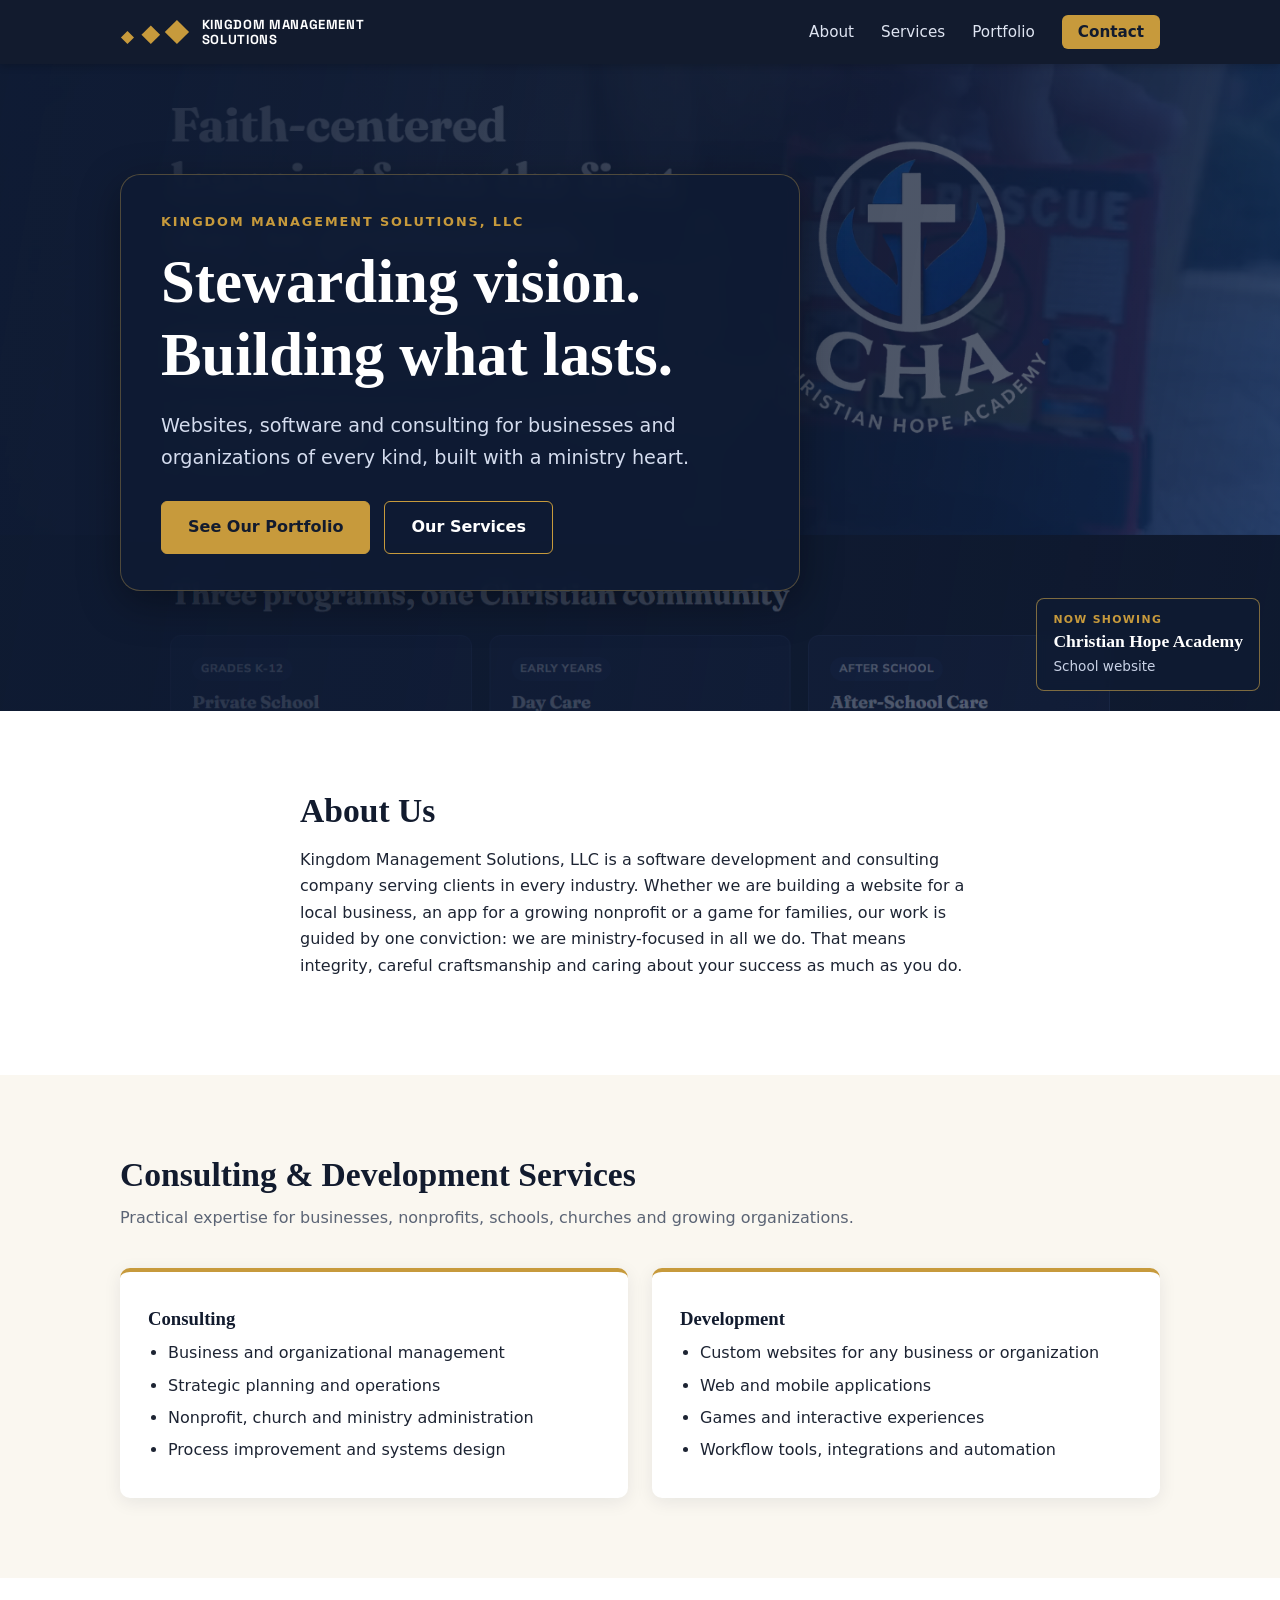
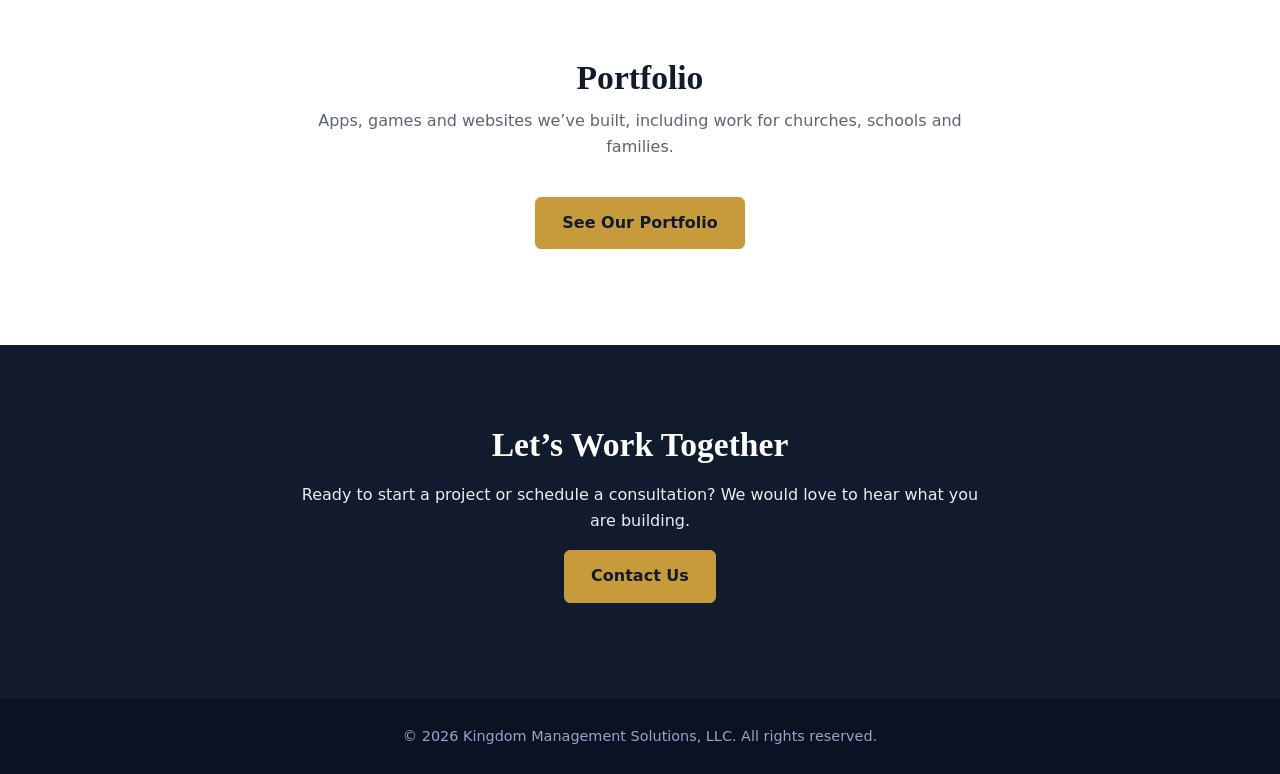
<file: index.html>
<!doctype html>
<html lang="en">
<head>
<meta charset="utf-8">
<meta name="viewport" content="width=device-width, initial-scale=1">
<title>Kingdom Management Solutions, LLC</title>
<meta name="description" content="Kingdom Management Solutions, LLC: websites, software and consulting for businesses and organizations of every kind, built with a ministry heart.">
<link rel="preconnect" href="https://fonts.googleapis.com">
<link rel="stylesheet" href="https://fonts.googleapis.com/css2?family=Space+Grotesk:wght@500;600;700&display=swap">
<link rel="icon" href="assets/favicon.svg" type="image/svg+xml">
<link rel="stylesheet" href="styles.css?v=20261110">
</head>
<body>
<header class="nav">
  <div class="wrap nav-inner">
    <a class="brand" href="#top"><img class="brand-mark" src="assets/logo-mark.svg" alt=""><span class="brand-text">Kingdom Management<br>Solutions</span><span class="sr-only"> (home)</span></a>
    <button class="menu-btn" aria-label="Toggle menu" aria-expanded="false">Menu</button>
    <nav id="menu">
      <a href="#about">About</a>
      <a href="#services">Services</a>
      <a href="portfolio.html">Portfolio</a>
      <a href="contact.html" class="cta">Contact</a>
    </nav>
  </div>
</header>

<main id="top">
  <section class="hero">
    <div class="hero-media" aria-hidden="true"
         data-playlist="media/dominion-dragon.mp4|Dominion Restored|Game · The Dragon|https://dominionrestored.github.io,
                        media/christian-hope-academy.png|Christian Hope Academy|School website|https://christianhope.academy,
                        media/new-hope.png|New Hope Worship Center|Church website|https://nhwcgaston.com,
                        media/calling-careers.png|Calling.careers|Ministry job board|https://calling.careers,
                        media/orthos-watch.png|Orthos.watch|Christian news aggregator|https://orthos.watch,
                        media/sunday-docs.png|Sunday Docs|Church bulletin maker · coming soon|https://sundaydocs.com">
      <!-- Rotates through the playlist in order and loops. Each entry is: file | project name | label | link.
           .mp4/.webm/.mov files play as video starting at the middle of the clip; anything else shows as a still.
           Each item lasts 7 seconds (SLIDE_MS in script.js). Put files in media/. -->
      <video class="hero-video" muted playsinline preload="auto"></video>
      <img class="hero-still on" src="media/dominion-restored.png" alt="">
      <div class="hero-shade"></div>
    </div>
    <a class="now" id="now" href="https://dominionrestored.github.io" target="_blank" rel="noopener" hidden>
      <span class="now-label">Now showing</span>
      <strong class="now-title"></strong>
      <span class="now-type"></span>
    </a>
    <div class="wrap hero-content">
      <div class="hero-panel">
        <p class="eyebrow">Kingdom Management Solutions, LLC</p>
        <h1>Stewarding vision. Building what lasts.</h1>
        <p class="lead">Websites, software and consulting for businesses and organizations of every kind, built with a ministry heart.</p>
        <div class="actions">
          <a class="btn primary" href="portfolio.html">See Our Portfolio</a>
          <a class="btn" href="#services">Our Services</a>
        </div>
      </div>
    </div>
  </section>

  <section id="about" class="section">
    <div class="wrap narrow">
      <h2>About Us</h2>
      <p>Kingdom Management Solutions, LLC is a software development and consulting company serving clients in every industry. Whether we are building a website for a local business, an app for a growing nonprofit or a game for families, our work is guided by one conviction: we are ministry-focused in all we do. That means integrity, careful craftsmanship and caring about your success as much as you do.</p>
    </div>
  </section>

  <section id="services" class="section alt">
    <div class="wrap">
      <h2>Consulting &amp; Development Services</h2>
      <p class="sub">Practical expertise for businesses, nonprofits, schools, churches and growing organizations.</p>
      <div class="grid two">
        <article class="panel">
          <h3>Consulting</h3>
          <ul>
            <li>Business and organizational management</li>
            <li>Strategic planning and operations</li>
            <li>Nonprofit, church and ministry administration</li>
            <li>Process improvement and systems design</li>
          </ul>
        </article>
        <article class="panel">
          <h3>Development</h3>
          <ul>
            <li>Custom websites for any business or organization</li>
            <li>Web and mobile applications</li>
            <li>Games and interactive experiences</li>
            <li>Workflow tools, integrations and automation</li>
          </ul>
        </article>
      </div>
    </div>
  </section>

  <section id="portfolio" class="section">
    <div class="wrap narrow center">
      <h2>Portfolio</h2>
      <p class="sub">Apps, games and websites we&rsquo;ve built, including work for churches, schools and families.</p>
      <p><a class="btn primary" href="portfolio.html">See Our Portfolio</a></p>
    </div>
  </section>

  <section id="contact" class="section dark">
    <div class="wrap narrow center">
      <h2>Let&rsquo;s Work Together</h2>
      <p>Ready to start a project or schedule a consultation? We would love to hear what you are building.</p>
      <p><a class="btn primary" href="contact.html">Contact Us</a></p>
    </div>
  </section>
</main>

<footer>
  <div class="wrap">&copy; <span id="yr">2026</span> Kingdom Management Solutions, LLC. All rights reserved.</div>
</footer>
<script src="script.js?v=20261110"></script>
</body>
</html>
</file>
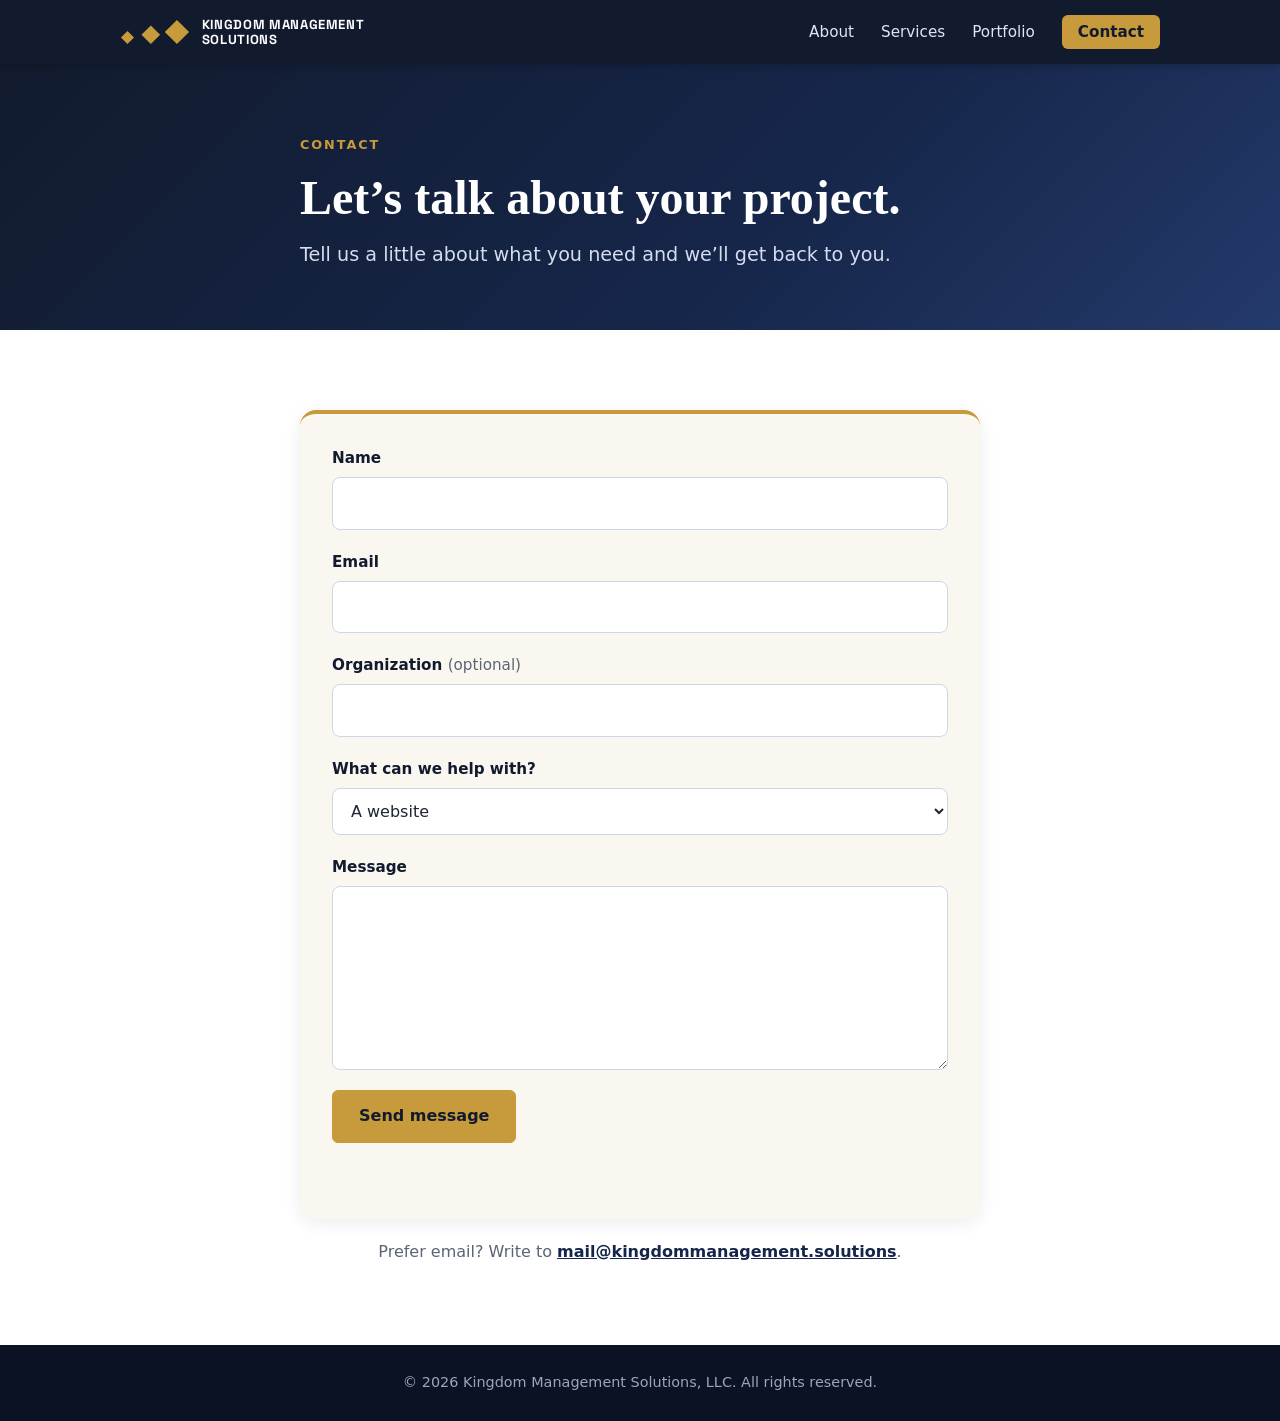
<file: contact.html>
<!doctype html>
<html lang="en">
<head>
<meta charset="utf-8">
<meta name="viewport" content="width=device-width, initial-scale=1">
<title>Contact | Kingdom Management Solutions, LLC</title>
<meta name="description" content="Contact Kingdom Management Solutions, LLC about websites, software or consulting.">
<link rel="preconnect" href="https://fonts.googleapis.com">
<link rel="stylesheet" href="https://fonts.googleapis.com/css2?family=Space+Grotesk:wght@500;600;700&display=swap">
<link rel="icon" href="assets/favicon.svg" type="image/svg+xml">
<link rel="stylesheet" href="styles.css?v=20261110">
</head>
<body>
<header class="nav">
  <div class="wrap nav-inner">
    <a class="brand" href="index.html"><img class="brand-mark" src="assets/logo-mark.svg" alt=""><span class="brand-text">Kingdom Management<br>Solutions</span><span class="sr-only"> (home)</span></a>
    <button class="menu-btn" aria-label="Toggle menu" aria-expanded="false">Menu</button>
    <nav id="menu">
      <a href="index.html#about">About</a>
      <a href="index.html#services">Services</a>
      <a href="portfolio.html">Portfolio</a>
      <a href="contact.html" class="cta">Contact</a>
    </nav>
  </div>
</header>

<main>
  <section class="page-head">
    <div class="wrap narrow">
      <p class="eyebrow">Contact</p>
      <h1>Let&rsquo;s talk about your project.</h1>
      <p class="lead">Tell us a little about what you need and we&rsquo;ll get back to you.</p>
    </div>
  </section>

  <section class="section">
    <div class="wrap narrow">
      <form id="contact-form" class="form" novalidate>
        <div class="field">
          <label for="name">Name</label>
          <input id="name" name="name" type="text" autocomplete="name" required>
        </div>
        <div class="field">
          <label for="email">Email</label>
          <input id="email" name="email" type="email" autocomplete="email" required>
        </div>
        <div class="field">
          <label for="org">Organization <span class="opt">(optional)</span></label>
          <input id="org" name="organization" type="text" autocomplete="organization">
        </div>
        <div class="field">
          <label for="topic">What can we help with?</label>
          <select id="topic" name="topic" required>
            <option value="Website design or development">A website</option>
            <option value="Software or app development">Software or an app</option>
            <option value="Consulting">Consulting</option>
            <option value="Something else">Something else</option>
          </select>
        </div>
        <div class="field">
          <label for="message">Message</label>
          <textarea id="message" name="message" rows="6" required></textarea>
        </div>
        <!-- spam trap: real visitors never see or fill this -->
        <div class="hp" aria-hidden="true"><label>Leave blank <input type="text" name="_gotcha" tabindex="-1" autocomplete="off"></label></div>
        <button class="btn primary" type="submit" id="send">Send message</button>
        <p class="form-status" id="status" role="status" aria-live="polite"></p>
      </form>
      <p class="direct">Prefer email? Write to <a href="mailto:mail@kingdommanagement.solutions">mail@kingdommanagement.solutions</a>.</p>
    </div>
  </section>
</main>

<footer>
  <div class="wrap">&copy; <span id="yr">2026</span> Kingdom Management Solutions, LLC. All rights reserved.</div>
</footer>
<script src="script.js?v=20261110"></script>
<script src="contact.js?v=20261110"></script>
</body>
</html>
</file>
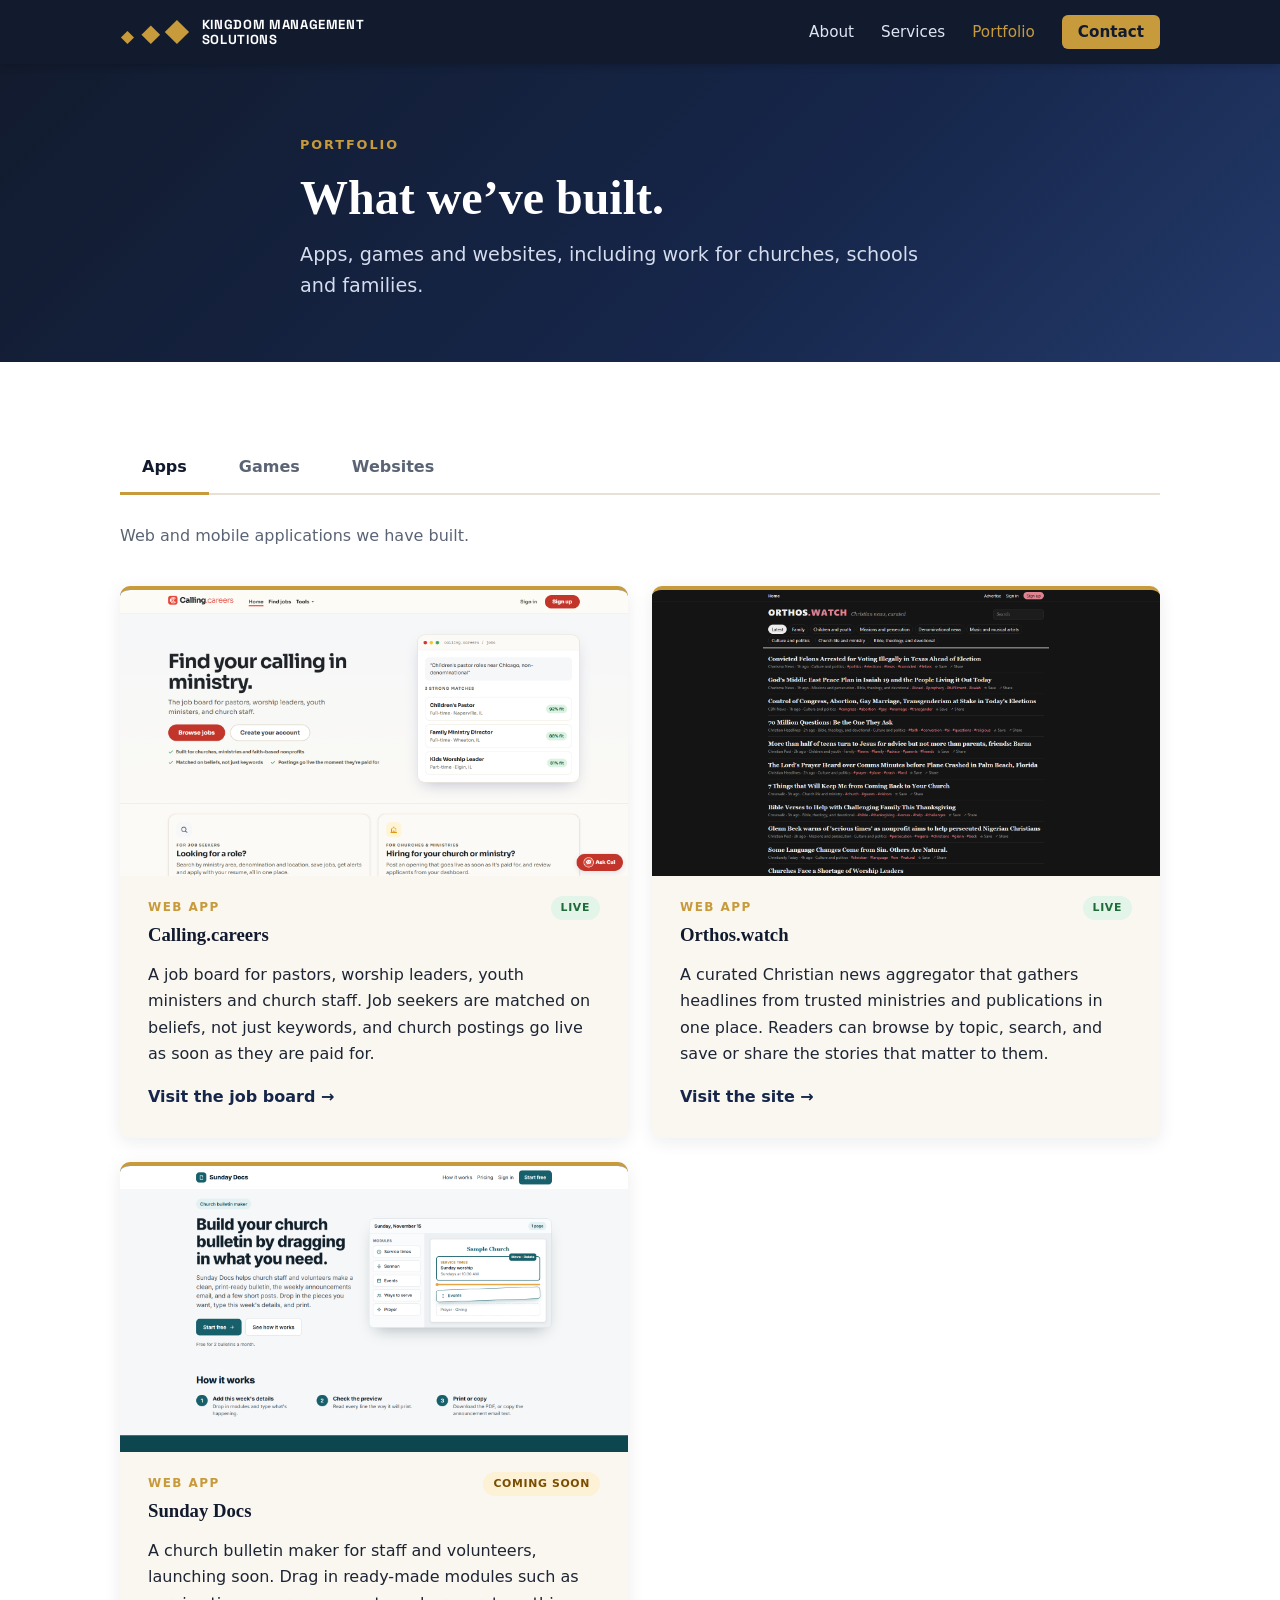
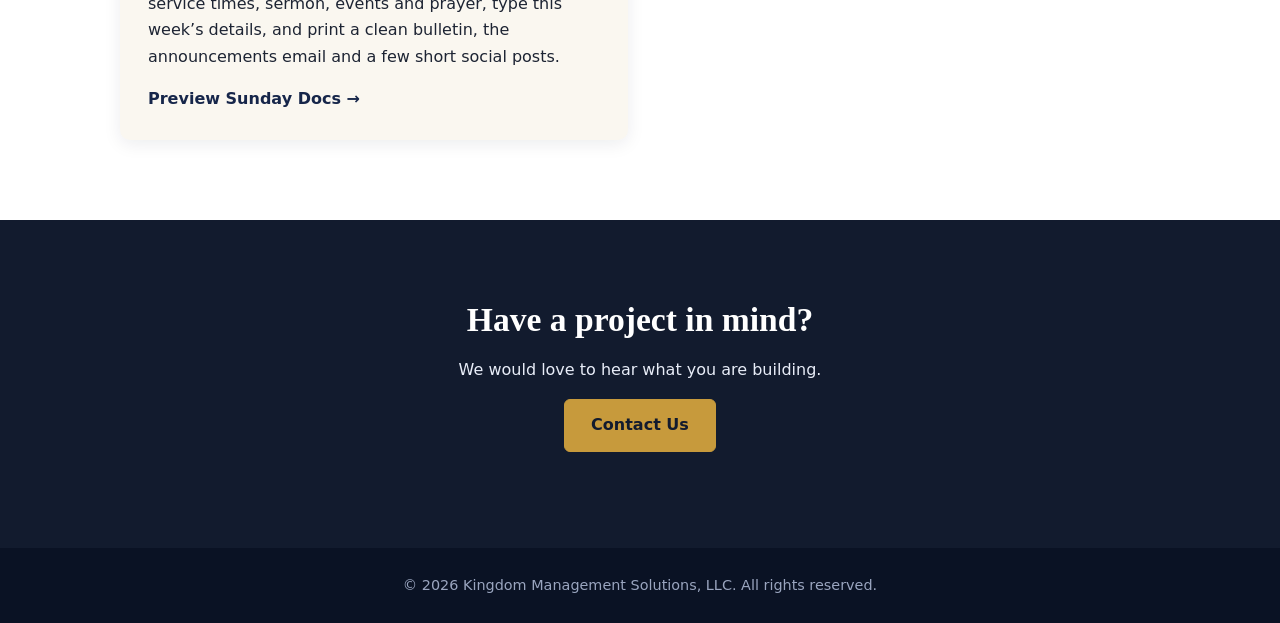
<file: portfolio.html>
<!doctype html>
<html lang="en">
<head>
<meta charset="utf-8">
<meta name="viewport" content="width=device-width, initial-scale=1">
<title>Portfolio | Kingdom Management Solutions, LLC</title>
<meta name="description" content="Apps, games and websites built by Kingdom Management Solutions, LLC, including work for churches, schools and families.">
<link rel="preconnect" href="https://fonts.googleapis.com">
<link rel="stylesheet" href="https://fonts.googleapis.com/css2?family=Space+Grotesk:wght@500;600;700&display=swap">
<link rel="icon" href="assets/favicon.svg" type="image/svg+xml">
<link rel="stylesheet" href="styles.css?v=20261110">
</head>
<body>
<header class="nav">
  <div class="wrap nav-inner">
    <a class="brand" href="index.html"><img class="brand-mark" src="assets/logo-mark.svg" alt=""><span class="brand-text">Kingdom Management<br>Solutions</span><span class="sr-only"> (home)</span></a>
    <button class="menu-btn" aria-label="Toggle menu" aria-expanded="false">Menu</button>
    <nav id="menu">
      <a href="index.html#about">About</a>
      <a href="index.html#services">Services</a>
      <a href="portfolio.html" aria-current="page">Portfolio</a>
      <a href="contact.html" class="cta">Contact</a>
    </nav>
  </div>
</header>

<main>
  <section class="page-head">
    <div class="wrap narrow">
      <p class="eyebrow">Portfolio</p>
      <h1>What we&rsquo;ve built.</h1>
      <p class="lead">Apps, games and websites, including work for churches, schools and families.</p>
    </div>
  </section>

  <section class="section">
    <div class="wrap">
      <div class="tabs" role="tablist" aria-label="Portfolio categories"><button class="tab" role="tab" id="tab-apps" aria-controls="panel-apps" aria-selected="true" data-tab="apps">Apps</button><button class="tab" role="tab" id="tab-games" aria-controls="panel-games" aria-selected="false" data-tab="games">Games</button><button class="tab" role="tab" id="tab-websites" aria-controls="panel-websites" aria-selected="false" data-tab="websites">Websites</button></div>
      <div class="tab-panel" role="tabpanel" id="panel-apps" aria-labelledby="tab-apps">
        <p class="sub">Web and mobile applications we have built.</p>
        <div class="grid two">
          <article class="card">
            <a class="shot" href="https://calling.careers" target="_blank" rel="noopener" tabindex="-1" aria-hidden="true"><img src="media/calling-careers.png" alt="Calling.careers homepage" loading="lazy"></a>
            <div class="card-meta"><p class="tag">Web app</p><span class="status live">Live</span></div>
            <h3>Calling.careers</h3>
            <p>A job board for pastors, worship leaders, youth ministers and church staff. Job seekers are matched on beliefs, not just keywords, and church postings go live as soon as they are paid for.</p>
            <a href="https://calling.careers" target="_blank" rel="noopener">Visit the job board &rarr;</a>
          </article>
          <article class="card">
            <a class="shot" href="https://orthos.watch" target="_blank" rel="noopener" tabindex="-1" aria-hidden="true"><img src="media/orthos-watch.png" alt="Orthos.watch homepage" loading="lazy"></a>
            <div class="card-meta"><p class="tag">Web app</p><span class="status live">Live</span></div>
            <h3>Orthos.watch</h3>
            <p>A curated Christian news aggregator that gathers headlines from trusted ministries and publications in one place. Readers can browse by topic, search, and save or share the stories that matter to them.</p>
            <a href="https://orthos.watch" target="_blank" rel="noopener">Visit the site &rarr;</a>
          </article>
          <article class="card">
            <a class="shot" href="https://sundaydocs.com" target="_blank" rel="noopener" tabindex="-1" aria-hidden="true"><img src="media/sunday-docs.png" alt="Sunday Docs homepage" loading="lazy"></a>
            <div class="card-meta"><p class="tag">Web app</p><span class="status soon">Coming soon</span></div>
            <h3>Sunday Docs</h3>
            <p>A church bulletin maker for staff and volunteers, launching soon. Drag in ready-made modules such as service times, sermon, events and prayer, type this week&rsquo;s details, and print a clean bulletin, the announcements email and a few short social posts.</p>
            <a href="https://sundaydocs.com" target="_blank" rel="noopener">Preview Sunday Docs &rarr;</a>
          </article>
        </div>
      </div>
      <div class="tab-panel" role="tabpanel" id="panel-games" aria-labelledby="tab-games" hidden>
        <p class="sub">Games and interactive experiences for the whole family.</p>
        <div class="grid two">
          <article class="card">
            <a class="shot" href="https://dominionrestored.github.io" target="_blank" rel="noopener" tabindex="-1" aria-hidden="true"><img src="media/dominion-restored.png" alt="Dominion Restored title screen" loading="lazy"></a>
            <div class="card-meta"><p class="tag">Game</p><span class="status soon">Coming soon</span></div>
            <h3>Dominion Restored</h3>
            <p>An 8-bit Bible adventure for the whole family. Players journey from Eden to Revelation across ten biblical lands, with dungeons, bosses, fourteen mini-games and Scripture throughout. No ads, no in-app purchases and offline play. Coming soon to iPhone, iPad, Mac, Android and Windows.</p>
            <a href="https://dominionrestored.github.io" target="_blank" rel="noopener">Visit the game site &rarr;</a>
          </article>
        </div>
      </div>
      <div class="tab-panel" role="tabpanel" id="panel-websites" aria-labelledby="tab-websites" hidden>
        <p class="sub">Custom websites for churches, schools and organizations.</p>
        <div class="grid two">
          <article class="card">
            <a class="shot" href="https://christianhope.academy" target="_blank" rel="noopener" tabindex="-1" aria-hidden="true"><img src="media/christian-hope-academy.png" alt="Christian Hope Academy website" loading="lazy"></a>
            <div class="card-meta"><p class="tag">School website</p><span class="status live">Live</span></div>
            <h3>Christian Hope Academy</h3>
            <p>Website design and build for a Christ-centered school.</p>
            <a href="https://christianhope.academy" target="_blank" rel="noopener">Visit the school site &rarr;</a>
          </article>
          <article class="card">
            <a class="shot" href="https://nhwcgaston.com" target="_blank" rel="noopener" tabindex="-1" aria-hidden="true"><img src="media/new-hope.png" alt="New Hope Worship Center website" loading="lazy"></a>
            <div class="card-meta"><p class="tag">Church website</p><span class="status live">Live</span></div>
            <h3>New Hope Worship Center</h3>
            <p>A modern redesign of the church&rsquo;s website, with service information, online watch access and ministry highlights.</p>
            <a href="https://nhwcgaston.com" target="_blank" rel="noopener">Visit the church site &rarr;</a>
          </article>
        </div>
      </div>
    </div>
  </section>

  <section class="section dark">
    <div class="wrap narrow center">
      <h2>Have a project in mind?</h2>
      <p>We would love to hear what you are building.</p>
      <p><a class="btn primary" href="contact.html">Contact Us</a></p>
    </div>
  </section>
</main>

<footer>
  <div class="wrap">&copy; <span id="yr">2026</span> Kingdom Management Solutions, LLC. All rights reserved.</div>
</footer>
<script src="script.js?v=20261110"></script>
</body>
</html>
</file>
<file: styles.css>
:root{--navy:#121B2E;--navy2:#16264a;--gold:#C79A3C;--cream:#faf7f0;--ink:#1d2433;--muted:#5b6475}
*{box-sizing:border-box}
html{scroll-behavior:smooth;scroll-padding-top:70px}
body{margin:0;font-family:Inter,system-ui,-apple-system,Segoe UI,sans-serif;color:var(--ink);background:#fff;line-height:1.65}
h1,h2,h3{font-family:Georgia,"Times New Roman",serif;line-height:1.2}
.wrap{max-width:1080px;margin:0 auto;padding:0 20px}
.narrow{max-width:720px}.center{text-align:center}
.nav{position:sticky;top:0;z-index:10;background:var(--navy);box-shadow:0 2px 8px rgba(0,0,0,.2)}
.nav-inner{display:flex;align-items:center;justify-content:space-between;height:64px}
nav a{color:#dfe5f2;text-decoration:none;margin-left:22px;font-size:.95rem}
nav a:hover{color:var(--gold)}
nav a.cta{background:var(--gold);color:var(--navy);padding:8px 16px;border-radius:6px;font-weight:600}
.menu-btn{display:none;background:none;border:1px solid var(--gold);color:var(--gold);padding:6px 12px;border-radius:6px;font-size:.9rem}
.hero{position:relative;overflow:hidden;background:var(--navy);color:#fff;padding:110px 0 120px}
.eyebrow{color:var(--gold);letter-spacing:.15em;text-transform:uppercase;font-size:.8rem;font-weight:600;margin:0 0 14px}
.hero h1{font-size:clamp(2.2rem,5vw,3.8rem);margin:0 0 18px;max-width:760px}
.lead{font-size:1.2rem;color:#d4dcee;max-width:640px;margin:0 0 32px}
.actions{display:flex;gap:14px;flex-wrap:wrap}
.btn{display:inline-block;padding:12px 26px;border-radius:6px;border:1.5px solid var(--gold);color:#fff;text-decoration:none;font-weight:600}
.btn.primary{background:var(--gold);color:var(--navy)}
.btn:hover{filter:brightness(1.1)}
.section{padding:80px 0}
.section.alt{background:var(--cream)}
.section.dark{background:var(--navy);color:#e8edf8}
.section h2{font-size:2.1rem;margin:0 0 10px;color:var(--navy)}
.section.dark h2{color:#fff}
.sub{color:var(--muted);margin:0 0 36px}
.grid{display:grid;gap:24px}
.three{grid-template-columns:repeat(3,1fr)}
.two{grid-template-columns:repeat(2,1fr)}
.card,.panel{background:var(--cream);border-radius:10px;padding:28px;box-shadow:0 4px 18px rgba(15,27,51,.08);border-top:4px solid var(--gold)}
.card h3,.panel h3{margin:8px 0 10px;color:var(--navy)}
.card a{color:var(--navy2);font-weight:600;text-decoration:none}
.card a:hover{color:var(--gold)}
.icon{font-size:2rem;color:var(--gold)}
.panel ul{padding-left:20px;margin:0}
.panel li{margin-bottom:6px}
footer{background:#0a1224;color:#9aa5bf;text-align:center;padding:26px 0;font-size:.9rem}
@media(max-width:800px){
 .three,.two{grid-template-columns:1fr}
 .menu-btn{display:block}
 nav{display:none;position:absolute;top:64px;left:0;right:0;background:var(--navy);padding:12px 20px 20px;flex-direction:column}
 nav.open{display:flex}
 nav a{margin:10px 0}
 .hero{padding:80px 0}
}
.tag{margin:0;color:var(--gold);text-transform:uppercase;letter-spacing:.12em;font-size:.75rem;font-weight:700}
.card .tag+h3{margin-top:4px}
.section.alt .card,.section.alt .panel{background:#fff}
.hero-media{position:absolute;inset:0;z-index:0}
.hero-content{position:relative;z-index:1}
.hero-video,.hero-still{position:absolute;left:0;top:50%;width:100%;height:auto;min-height:100%;object-fit:cover;transform:translateY(-50%);opacity:0;transition:opacity 1s ease}
.hero-video.on,.hero-still.on{opacity:1}
.hero-still.on{animation:drift 8s ease-out forwards}
@keyframes drift{from{transform:translateY(-50%) scale(1.02)}to{transform:translateY(-50%) scale(1.1)}}
.hero-shade{position:absolute;inset:0;background:linear-gradient(100deg,rgba(15,27,51,.93) 0%,rgba(15,27,51,.8) 50%,rgba(15,27,51,.6) 100%)}
@media(prefers-reduced-motion:reduce){.hero-still{animation:none!important}}


.card{overflow:hidden}
.card .shot{display:block;margin:-28px -28px 20px;line-height:0;background:var(--navy)}
.card .shot img{width:100%;aspect-ratio:16/9;object-fit:cover;object-position:top;display:block;transition:transform .4s}
.card:hover .shot img{transform:scale(1.03)}
@media(prefers-reduced-motion:reduce){.card:hover .shot img{transform:none}}
/* The store-kit clips are 16:9 files with the 4:3 game centered between dark bars (game spans x 335-1585 of 1920).
   Zoom crops the bars so the game fills the banner width. Set --video-zoom to 1 for full-frame videos. */
.hero-video{--video-zoom:1.54;transform:translateY(-50%) scale(var(--video-zoom))}

.now{position:absolute;right:20px;bottom:20px;z-index:2;display:grid;gap:2px;max-width:min(280px,calc(100% - 40px));padding:12px 16px;border-radius:8px;background:rgba(15,27,51,.82);border:1px solid rgba(201,162,75,.6);color:#fff;text-decoration:none;backdrop-filter:blur(6px);opacity:0;transform:translateY(6px);transition:opacity .3s,transform .3s}
.now.show{opacity:1;transform:none}
.now:hover{border-color:var(--gold)}
.now-label{color:var(--gold);text-transform:uppercase;letter-spacing:.12em;font-size:.68rem;font-weight:700}
.now-title{font-family:Georgia,"Times New Roman",serif;font-size:1.1rem;line-height:1.25}
.now-type{color:#c9d2e6;font-size:.85rem}
@media(prefers-reduced-motion:reduce){.now{transition:none}}

.hero-panel{max-width:680px;padding:36px 40px;border-radius:20px;background:rgba(15,27,51,.9);border:1px solid rgba(201,162,75,.35);box-shadow:0 12px 40px rgba(0,0,0,.35);backdrop-filter:blur(8px)}
.hero-panel .lead{margin-bottom:28px}
.hero-panel h1{max-width:none}
@media(max-width:800px){.hero-panel{padding:26px 22px;border-radius:16px}}


.page-head{background:linear-gradient(135deg,var(--navy),var(--navy2) 60%,#243a6b);color:#fff;padding:70px 0 60px}
.page-head h1{font-size:clamp(2rem,4.5vw,3rem);margin:0 0 12px}
.page-head .lead{margin:0}
.form{display:grid;gap:20px;background:var(--cream);padding:32px;border-radius:16px;border-top:4px solid var(--gold);box-shadow:0 4px 18px rgba(15,27,51,.08)}
.field{display:grid;gap:6px}
.field label{font-weight:600;color:var(--navy);font-size:.95rem}
.opt{font-weight:400;color:var(--muted)}
.field input,.field select,.field textarea{font:inherit;padding:12px 14px;border:1.5px solid #cfd5e3;border-radius:8px;background:#fff;color:var(--ink);width:100%}
.field input:focus,.field select:focus,.field textarea:focus{outline:2px solid var(--gold);outline-offset:1px;border-color:var(--gold)}
.hp{position:absolute;left:-9999px;width:1px;height:1px;overflow:hidden}
.form .btn{justify-self:start;cursor:pointer;font:inherit;font-weight:600}
.form .btn:disabled{opacity:.6;cursor:wait}
.form-status{margin:0;min-height:1.5em}
.form-status.ok{color:#1f7a3d}
.form-status.error{color:#b3261e}
@media(max-width:800px){.form{padding:22px}}

.brand{display:flex;align-items:center;gap:12px;color:#fff;text-decoration:none;font-family:"Space Grotesk",system-ui,sans-serif;text-transform:uppercase}
.brand-mark{height:26px;width:auto;display:block}
.brand-text{font-size:.82rem;font-weight:700;letter-spacing:.05em;line-height:1.15}
.sr-only{position:absolute;width:1px;height:1px;overflow:hidden;clip:rect(0 0 0 0);white-space:nowrap}

.card-meta{display:flex;justify-content:space-between;align-items:center;gap:10px}
.card-meta+h3{margin-top:4px}
.status{flex:none;font-size:.68rem;font-weight:700;padding:3px 10px;border-radius:999px;text-transform:uppercase;letter-spacing:.06em}
.status.live{background:#e3f4e8;color:#1f6b3a}
.status.soon{background:#fdf1d6;color:#7a4e00}

.direct{margin:20px 0 0;color:var(--muted);text-align:center}
.direct a{color:var(--navy2);font-weight:600}

.tabs{display:flex;flex-wrap:wrap;gap:8px;margin:0 0 28px;border-bottom:2px solid #e6e1d4}
.tab{font:inherit;font-weight:600;font-size:1rem;color:var(--muted);background:none;border:0;border-bottom:3px solid transparent;margin-bottom:-2px;padding:12px 22px;cursor:pointer}
.tab:hover{color:var(--navy)}
.tab[aria-selected="true"]{color:var(--navy);border-bottom-color:var(--gold)}
.tab:focus-visible{outline:2px solid var(--gold);outline-offset:2px}
.tab-panel[hidden]{display:none}
nav a[aria-current="page"]:not(.cta){color:var(--gold)}
</file>
